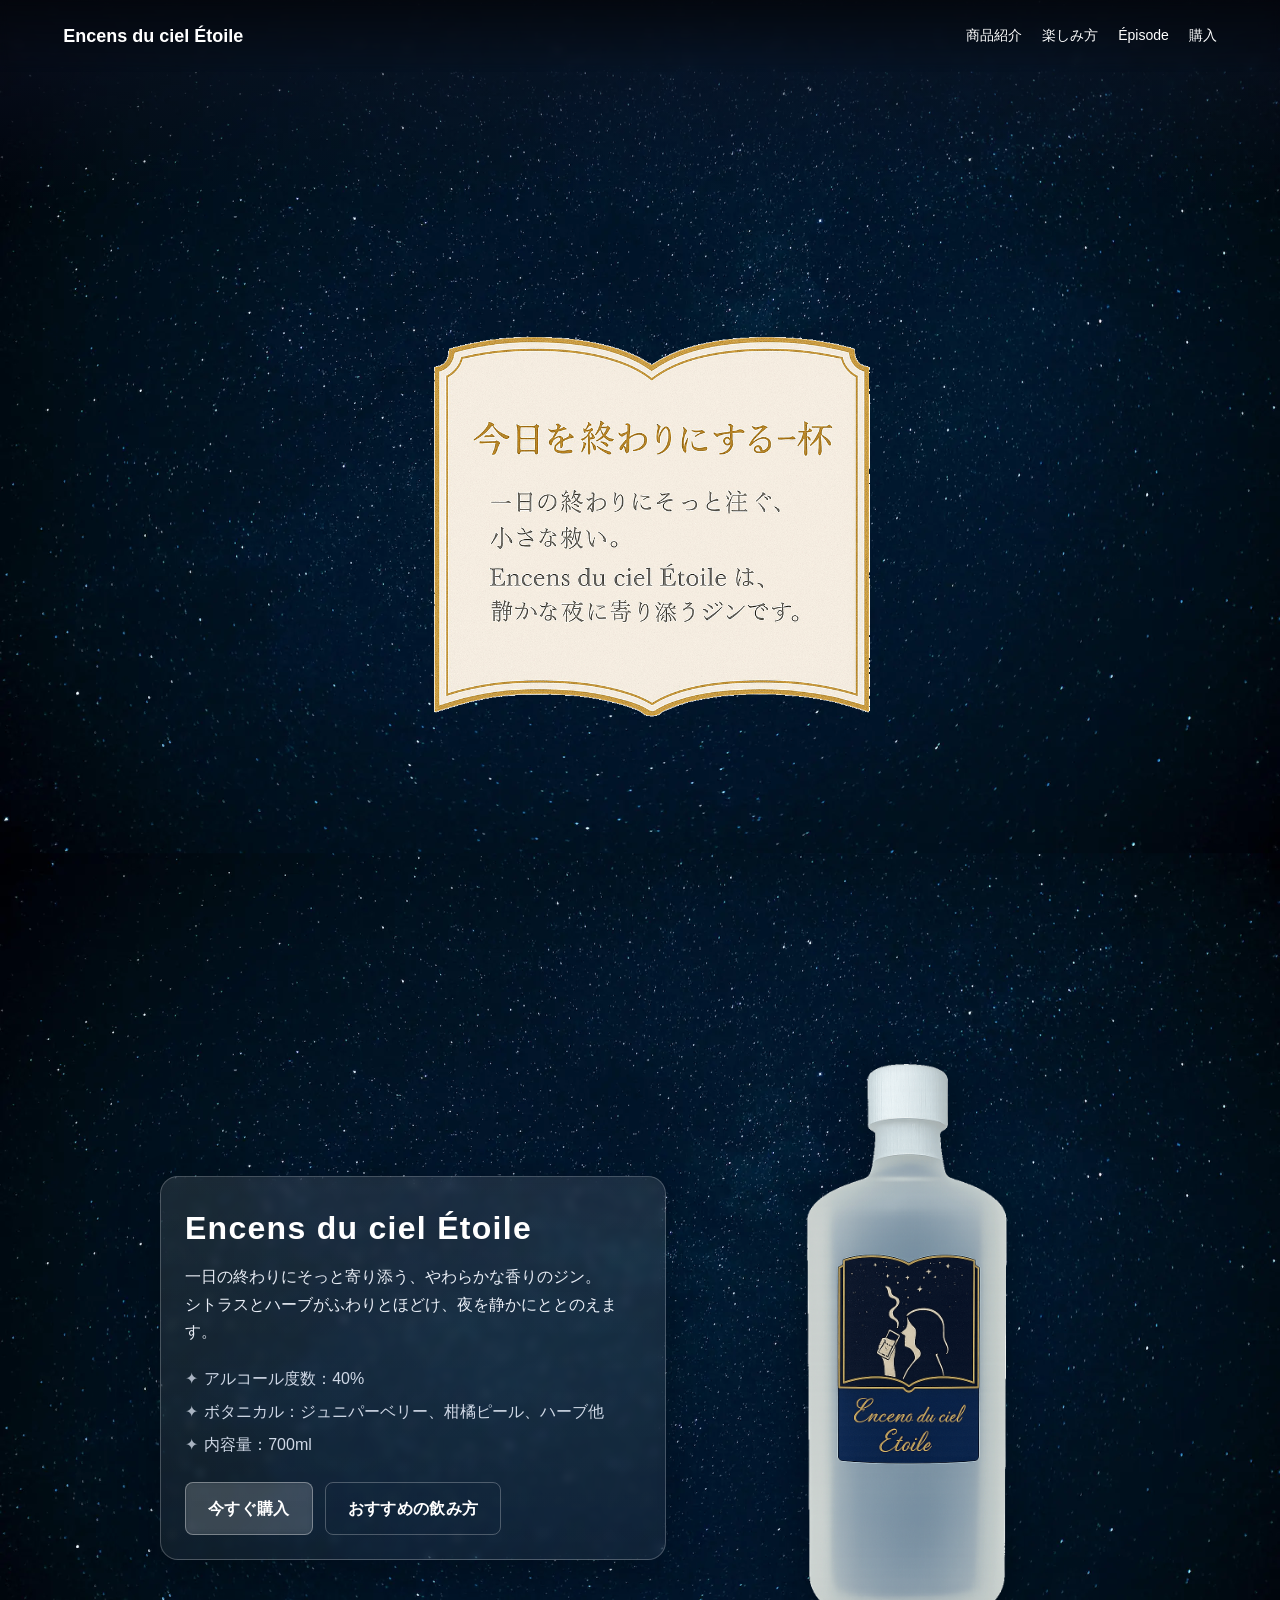
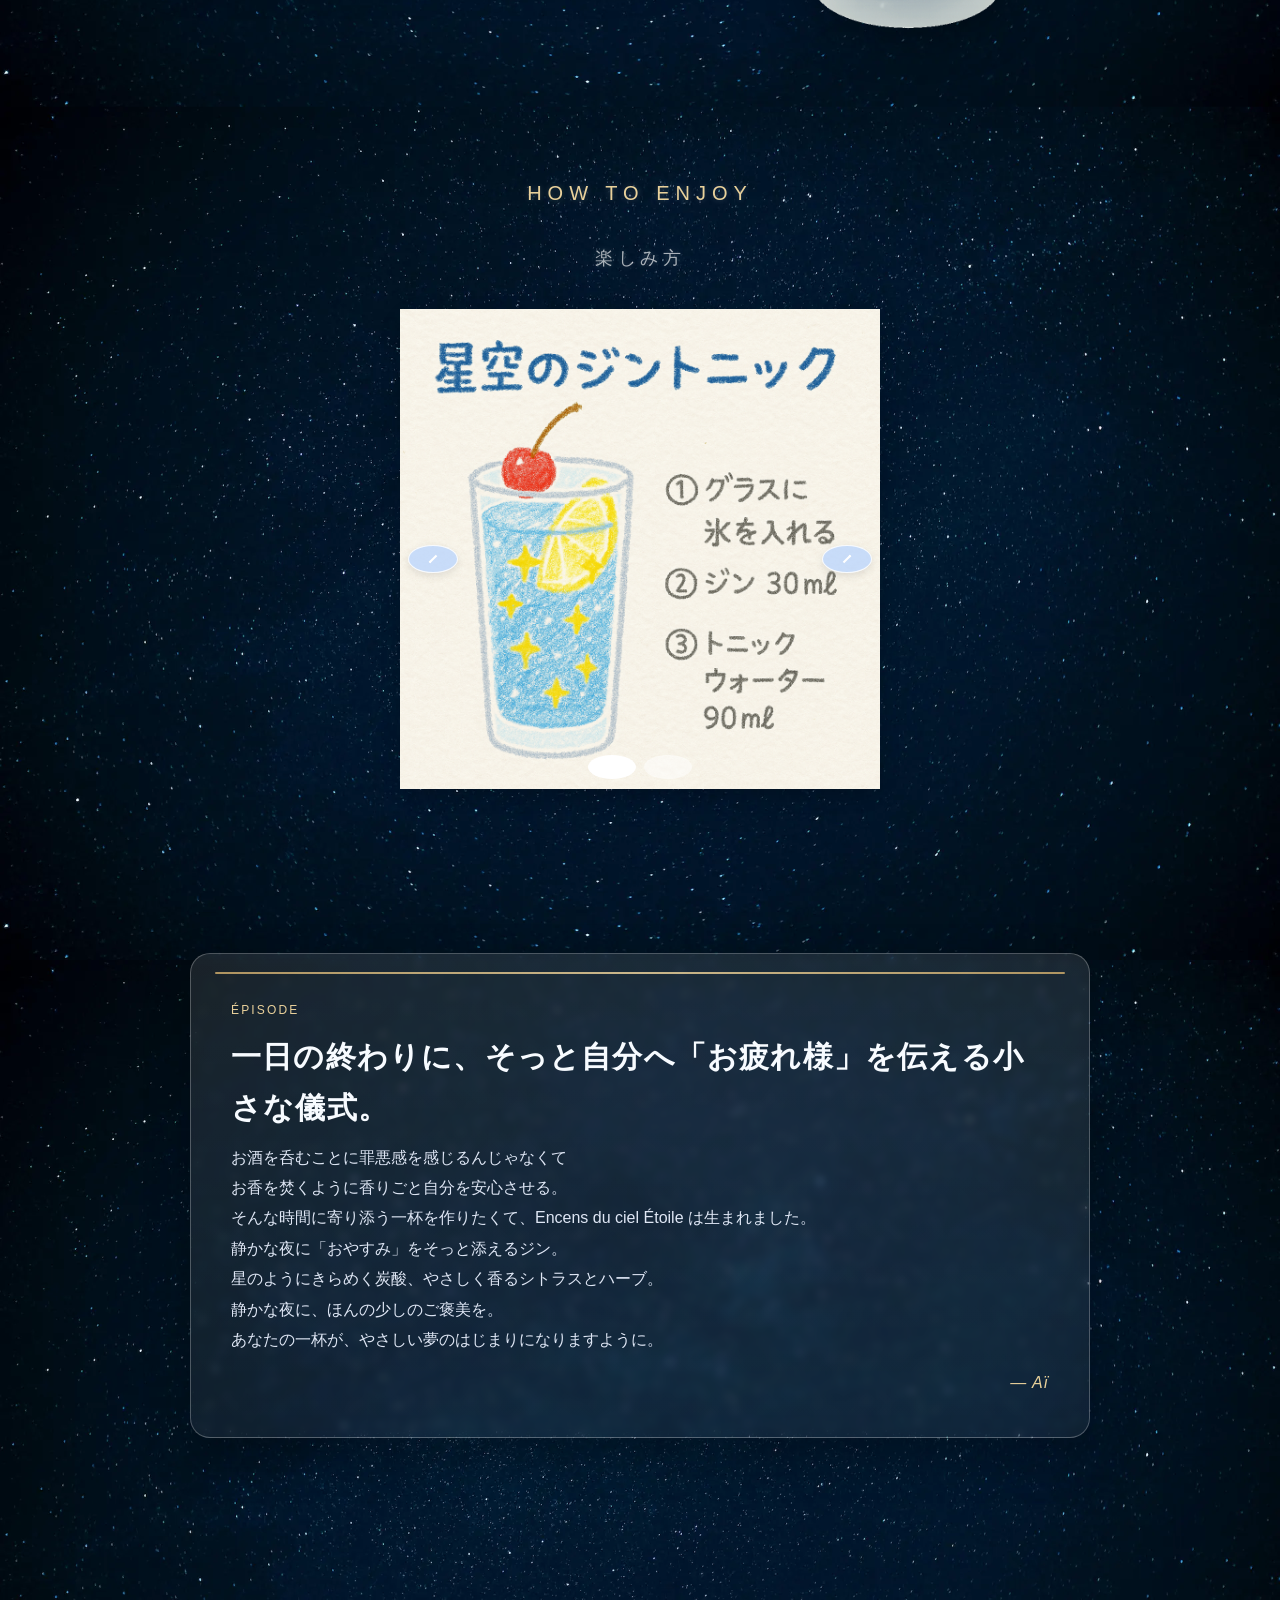
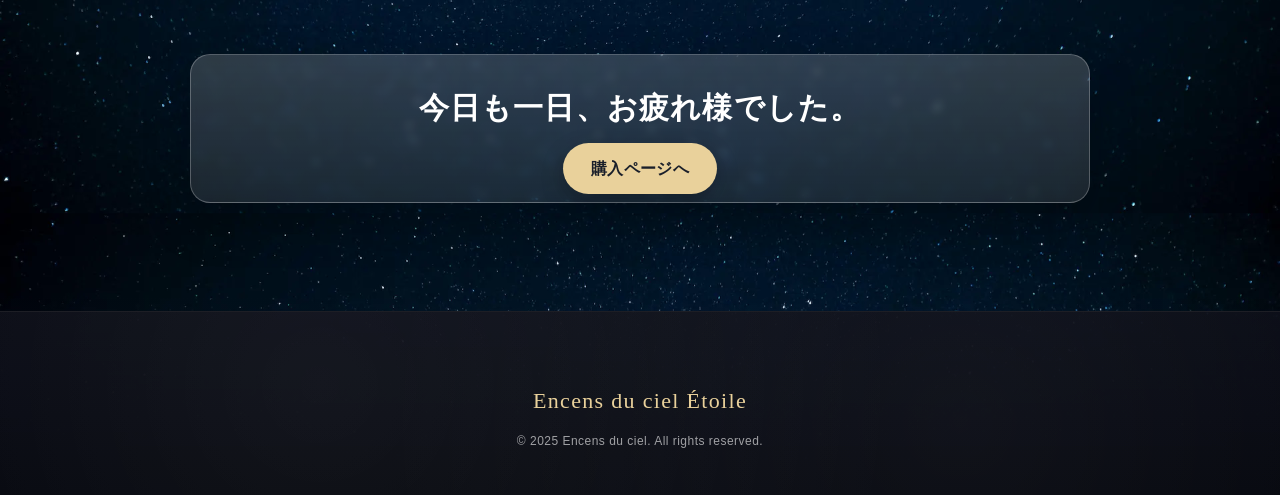
<file: index.html>
<!doctype html>
<html lang="ja">
<head>
<meta charset="utf-8">
<meta name="viewport" content="width=device-width, initial-scale=1.0"> 
<title>Encens du ciel Étoile</title>
<link rel="stylesheet" href="css/style.css?v=10">
</head>

<body>
  <!-- 固定ヘッダー -->
  <header class="site-header">
    <div class="inner">
      <h1 class="logo">Encens du ciel Étoile</h1>
      <nav class="site-nav">
        <a href="#product">商品紹介</a>
        <a href="#recipes">楽しみ方</a>
        <a href="#episode">Épisode</a>
        <a href="#cta">購入</a>
      </nav>
      <button class="nav-toggle" aria-label="メニューを開く">
        <span></span>
        <span></span>
        <span></span>
      </button>
    </div>
  </header>

  <section class="hero">
    <div class="card-area">
      <img class="card-bg" src="images/cardtop.png" alt="カード背景">
    </div>
  </section>

  <section id="product" class="product">
    <div class="product__inner">
      <div class="product__copy">
        <h2 class="product__title">Encens du ciel Étoile</h2>
        <p class="product__lead">
          一日の終わりにそっと寄り添う、やわらかな香りのジン。<br>
          シトラスとハーブがふわりとほどけ、夜を静かにととのえます。
        </p>

        <ul class="product__points">
          <li>アルコール度数：40%</li>
          <li>ボタニカル：ジュニパーベリー、柑橘ピール、ハーブ他</li>
          <li>内容量：700ml</li>
        </ul>

        <div class="product__ctas">
          <a href="#cta" class="btn btn--primary">今すぐ購入</a>
          <a href="#recipes" class="btn btn--ghost">おすすめの飲み方</a>
        </div>
      </div>

      <div class="product__media">
        <img src="images/bottle.png" alt="Encens du ciel Étoile のボトル" class="product__bottle">
      </div>
    </div>
  </section>

  <section id="recipes" class="recipes">
    <h2 class="recipes__title"><span>HOW TO ENJOY</span><br>楽しみ方</h2>
    <div class="recipe-slider" aria-live="polite">
      <div class="slide is-active">
        <img src="images/hoshizora-tonic.png" alt="星空のジントニック">
      </div>
      <div class="slide">
        <img src="images/yumeyoi-soda.png" alt="夢酔ソーダ">
      </div>

      <button class="nav prev" aria-label="前へ">‹</button>
      <button class="nav next" aria-label="次へ">›</button>

      <div class="dots">
        <button data-index="0" class="is-active" aria-label="1枚目へ"></button>
        <button data-index="1" aria-label="2枚目へ"></button>
      </div>
    </div>
  </section>

  <section id="episode" class="episode">
    <div class="episode__inner">
      <p class="episode__eyebrow">Épisode</p>
      <h2 class="episode__title">一日の終わりに、そっと自分へ「お疲れ様」を伝える小さな儀式。</h2>
      <p class="episode__text">
        お酒を呑むことに罪悪感を感じるんじゃなくて<br>
        お香を焚くように香りごと自分を安心させる。<br>
        そんな時間に寄り添う一杯を作りたくて、Encens du ciel Étoile は生まれました。<br>
        静かな夜に「おやすみ」をそっと添えるジン。<br>
        星のようにきらめく炭酸、やさしく香るシトラスとハーブ。<br>
        静かな夜に、ほんの少しのご褒美を。<br>
        あなたの一杯が、やさしい夢のはじまりになりますように。
      </p>
      <div class="episode__signature">— Aï</div>
    </div>
  </section>

  <section id="cta" class="cta">
    <div class="cta__inner">
      <h2 class="cta__title">今日も一日、お疲れ様でした。</h2>
      <a href="#" class="btn btn--cta">購入ページへ</a>
    </div>
  </section>

  <footer class="site-footer">
    <div class="footer__inner">
      <p class="footer__brand">Encens du ciel Étoile</p>
      <p class="footer__copy">© 2025 Encens du ciel. All rights reserved.</p>
    </div>
  </footer>

  <script>
    (() => {
      const slider = document.querySelector('.recipe-slider');
      const slides = [...slider.querySelectorAll('.slide')];
      const dots   = [...slider.querySelectorAll('.dots button')];
      const prev   = slider.querySelector('.prev');
      const next   = slider.querySelector('.next');
      let i = 0, timer;

      function show(n){
        slides[i].classList.remove('is-active');
        dots[i].classList.remove('is-active');
        i = (n + slides.length) % slides.length;
        slides[i].classList.add('is-active');
        dots[i].classList.add('is-active');
      }

      function play(){
        stop();
        timer = setInterval(() => show(i+1), 5000);
      }
      function stop(){ if (timer) clearInterval(timer); }

      prev.addEventListener('click', () => { show(i-1); play(); });
      next.addEventListener('click', () => { show(i+1); play(); });
      dots.forEach((d, idx) => d.addEventListener('click', () => { show(idx); play(); }));

      slider.addEventListener('mouseenter', stop);
      slider.addEventListener('mouseleave', play);
      play();
    })();
  </script>

  <script>
    const navToggle = document.querySelector('.nav-toggle');
    const siteNav = document.querySelector('.site-nav');
    navToggle.addEventListener('click', () => {
      navToggle.classList.toggle('active');
      siteNav.classList.toggle('active');
    });
  </script>
</body>
</html>
</file>
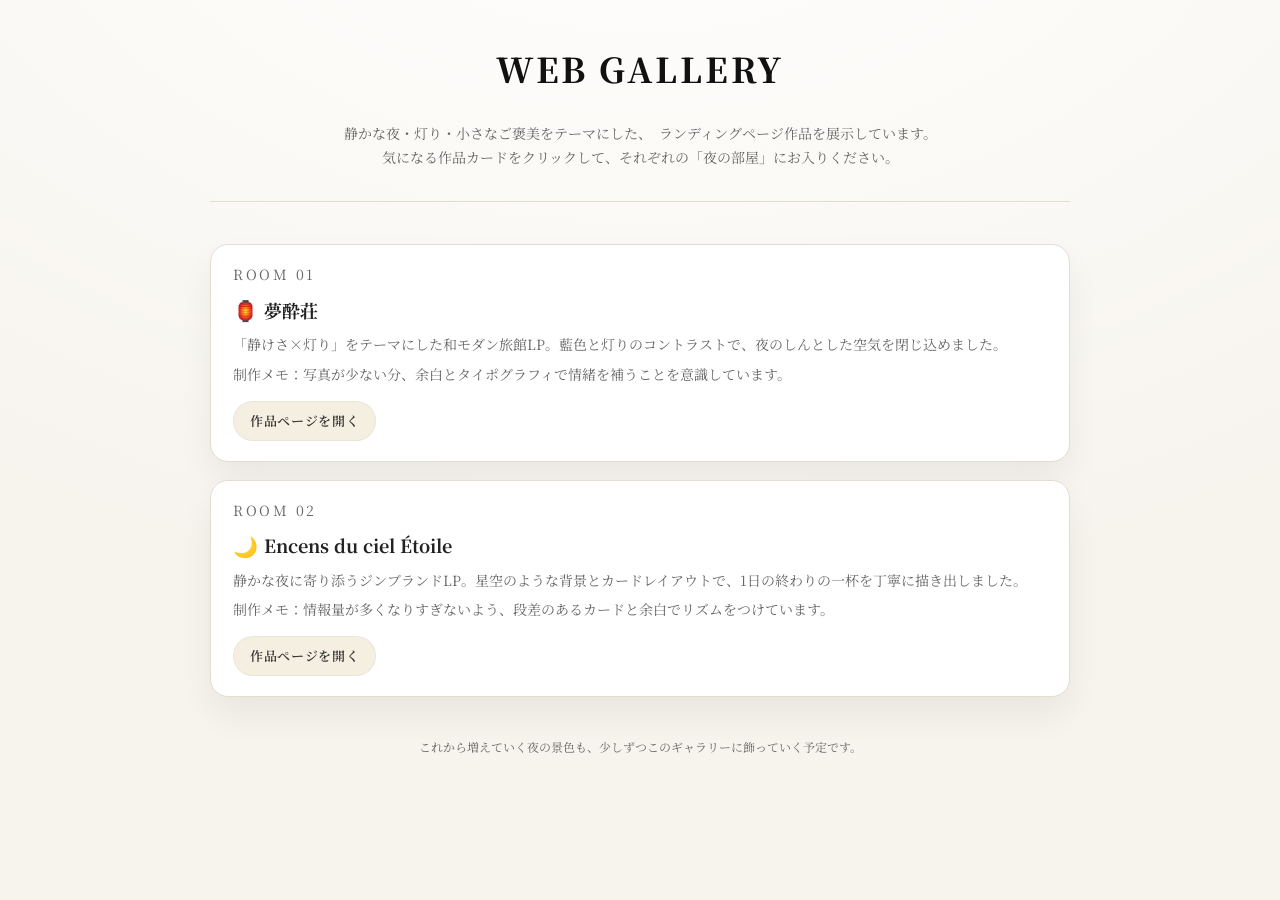
<file: portfolio/index.html>
<!DOCTYPE html>
<html lang="ja">
<head>
  <meta charset="utf-8" />
  <meta name="viewport" content="width=device-width, initial-scale=1" />
  <title>Webギャラリー | 夢酔荘 / Encens du ciel Étoile</title>

 <link href="https://fonts.googleapis.com/css2?family=Noto+Serif+JP:wght@400;600;700&display=swap" rel="stylesheet">



  <style>
    :root {
      --bg-main:#f7f4ee;      /* 壁みたいなやわらかい白 */
      --panel:#ffffff;        /* 作品カード */
      --border:#e3ddd0;       /* 額縁っぽい線 */
      --text-main:#333333;
      --text-muted:#666666;
      --accent:#c39a4a;       /* ほんのり金色（額縁の金具イメージ） */
    }

    * { box-sizing: border-box; }
    html, body { height: 100%; }

    body {
      margin: 0;
      font-family: "Noto Serif JP", "Hiragino Mincho ProN", "Yu Mincho", serif;  /* ✅ここがフォント指定 */
      background: radial-gradient(1200px 800px at 50% -200px, #ffffff, var(--bg-main));
      color: #222;
      font-size: 17px;
      line-height: 1.7;
    }

    .container {
      max-width: 900px;
      margin: 0 auto;
      padding: 40px 20px 72px;
    }

    h1 {
      color: #111;
      margin: 0;
      font-size: clamp(26px, 3vw, 34px);
      font-weight: 800;
      letter-spacing: 0.08em;
      text-align: center;
      text-transform: uppercase;
    }

    .sub {
      margin-top: 4px;
      font-size: 12px;
      text-align: center;
      letter-spacing: .3em;
      text-transform: uppercase;
      color: var(--text-muted);
    }

    .lead {
      margin: 24px auto 32px;
      max-width: 640px;
      text-align: center;
      font-size: 14px;
      color: var(--text-muted);
    }

    /* 展示室全体の枠 */
    .gallery {
      border-top: 1px solid var(--border);
      padding-top: 24px;
    }

    /* 作品カード（額縁イメージ） */
    .works {
      background: var(--panel);
      border: 1px solid var(--border);
      border-radius: 18px;
      padding: 18px 22px 20px;
      margin: 18px auto;
      box-shadow:
        0 18px 35px rgba(0,0,0,0.06),
        0 0 0 6px rgba(255,255,255,0.8) inset;
    }

    .room-label {
      font-size: 11px;
      letter-spacing: .18em;
      text-transform: uppercase;
      color: var(--text-muted);
      margin: 0 0 6px;
    }

    .works h2 {
      margin: 0 0 6px;
      font-size: 18px;
      display: flex;
      align-items: center;
      gap: 6px;
    }

    .works h2 span.icon {
      font-size: 20px;
    }

    .works p {
      margin: 0 0 6px;
      font-size: 14px;
      color: var(--text-muted);
    }

    .note {
      font-size: 12px;
      color: #888;
    }

    .works a {
      display: inline-block;
      margin-top: 8px;
      padding: 8px 16px;
      border-radius: 999px;
      text-decoration: none;
      font-size: 13px;
      font-weight: 600;
      letter-spacing: .05em;
      color: var(--text-main);
      background: #f5efe1;
      border: 1px solid rgba(0,0,0,0.04);
      transition: transform .12s ease, box-shadow .12s ease, background .12s ease;
    }

    .works a:hover {
      transform: translateY(-1px);
      background: #f1e6cf;
      box-shadow: 0 6px 18px rgba(0,0,0,0.12);
    }

    .footer-note {
      margin-top: 40px;
      font-size: 12px;
      text-align: center;
      color: var(--text-muted);
    }

    @media (max-width: 520px) {
      .container { padding: 28px 16px 60px; }
      .works { padding: 16px 16px 18px; }
    }
  </style>
</head>

<body>
  <main class="container">
    <h1>WEB GALLERY</h1>
    <p class="sub"></p>

    <p class="lead">
      静かな夜・灯り・小さなご褒美をテーマにした、　ランディングページ作品を展示しています。<br>
      気になる作品カードをクリックして、それぞれの「夜の部屋」にお入りください。
    </p>

    <section class="gallery">
      <!-- Room 01: 夢酔荘 -->
      <section class="works">
        <p class="room-label">ROOM 01</p>
        <h2><span class="icon">🏮</span>夢酔荘</h2>
        <p>「静けさ×灯り」をテーマにした和モダン旅館LP。藍色と灯りのコントラストで、夜のしんとした空気を閉じ込めました。</p>
        <p class="note">制作メモ：写真が少ない分、余白とタイポグラフィで情緒を補うことを意識しています。</p>
        <a href="https://ai-3-ai3.github.io/yumesuisou/" target="_blank" rel="noopener">作品ページを開く</a>
      </section>

      <!-- Room 02: Encens du ciel Étoile -->
      <section class="works">
        <p class="room-label">ROOM 02</p>
        <h2><span class="icon">🌙</span>Encens du ciel Étoile</h2>
        <p>静かな夜に寄り添うジンブランドLP。星空のような背景とカードレイアウトで、1日の終わりの一杯を丁寧に描き出しました。</p>
        <p class="note">制作メモ：情報量が多くなりすぎないよう、段差のあるカードと余白でリズムをつけています。</p>
        <a href="https://ai-3-ai3.github.io/encens-du-ciel-etoile/" target="_blank" rel="noopener">作品ページを開く</a>
      </section>
    </section>

    <p class="footer-note">
      これから増えていく夜の景色も、少しずつこのギャラリーに飾っていく予定です。
    </p>
  </main>
</body>
</html>
</file>
<file: css/style.css>
@charset "utf-8";
/* CSS Document */
/* ぜんぶの要素の余白リセット＆レイアウト安定 */
* { box-sizing: border-box; }
html, body { margin: 0; padding: 0; }

/* 文字と全体の基本 */
/* body の背景だけ置き換え */
body {
  font-family: "Hiragino Kaku Gothic ProN", "Yu Gothic", Meiryo, sans-serif;
  line-height: 1.7;
  color: #fff;

  /* 星空の背景をループ */
  background: 
    linear-gradient(180deg, rgba(11,19,36,0.8), rgba(11,19,36,0) 200px),
    linear-gradient(0deg, rgba(11,19,36,0.8), rgba(11,19,36,0) 200px),
    #0b1324 url("../images/top.webp.webp") center top / 100% auto repeat-y;
  background-attachment: scroll;
}
 /* ヘッダーの高さを変数で管理 */
:root { --header-h: 72px; }

/* ===== ヘッダーとナビ（PC基準の完成版）===== */

/* 固定ヘッダー */
.site-header{
  position: fixed;
  top: 0; left: 0; right: 0;
  height: var(--header-h);
  z-index: 1000;
  display: flex;
  align-items: center;
  background: linear-gradient(to bottom, rgba(0,0,0,.55), rgba(0,0,0,0));
  backdrop-filter: blur(4px);
  color: #fff;
}

/* ヘッダーの中身を左右に並べる */
.site-header .inner{
  width: min(1200px, 92vw);
  margin: 0 auto;
  display: flex;
  align-items: center;
  justify-content: space-between;
  padding: 0 12px;
  position: relative; /* ハンバーガーのabsolute基準になる */
}

/* ロゴ */
.site-header .logo{
  font-size: 18px;
  margin: 0;
  color:#fff;
}

/* ←ここ新しく増えるやつ。PCのときナビを横並びにする役 */
.site-nav{
  display: flex;
  align-items: center;
}

/* ナビ内のリンク */
.site-header .site-nav a{
  color: #fff;
  text-decoration: none;
  margin-left: 20px;
  font-size: 14px;
}
.site-header .site-nav a:hover{
  opacity: .8;
}

/* ハンバーガー本体 */
.nav-toggle {
  display: none; /* PCでは非表示、スマホでは@mediaでdisplay:flexにしてるのでOK */
  flex-direction: column;
  justify-content: center;      /* 真ん中寄せ */
  align-items: center;
  width: 28px;
  height: 28px;                 /* ちょっと正方形にすると押しやすい＆回転きれい */
  background: transparent;
  border: none;
  padding: 0;
  cursor: pointer;
  z-index: 3000;
}

/* 3本線 */
.nav-toggle span {
  display: block;
  width: 28px;
  height: 3px;
  background: #fff;
  border-radius: 2px;
  box-shadow: 0 0 4px rgba(0,0,0,.8);
  transition: transform .3s ease, opacity .3s ease;
  transform-origin: center center;
  position: relative;
}

/* 3本を上下に並べる（縦の位置だけズラす） */
.nav-toggle span:nth-child(1) { transform: translateY(-7px); }
.nav-toggle span:nth-child(2) { transform: translateY(0);    }
.nav-toggle span:nth-child(3) { transform: translateY(7px);  }

/* active：Xの形に */
.nav-toggle.active span:nth-child(1) {
  transform: rotate(45deg) translateY(0);
}
.nav-toggle.active span:nth-child(2) {
  opacity: 0;
}
.nav-toggle.active span:nth-child(3) {
  transform: rotate(-45deg) translateY(0);
}

/* ヘッダーの分だけ本文を下げる（かぶり防止） */
body{
  padding-top: var(--header-h);
}

/* スムーススクロール（お好み） */
html{ scroll-behavior: smooth; }

.hero{
  display:flex;
  justify-content:center;/*横中央*/
  align-items:center; /*縦中央*/
  min-height: 100vh; /* 画面いっぱいの高さ */
  padding:0;
}

.card-area {
  position: relative;
  width: min(90vw, 900px);   /* 横幅は今のままでOK */
  max-height: 85vh;          /* 画面の85%までに制限（これ追加） */
  display: flex;
  justify-content: center;
  align-items: center;
}

.card-bg {
  width: 100%;
  height: auto;
  max-height: 100vh;          /* ←これで縦の制限をかける */
  display: block;
  object-fit: contain;       /* 比率を保って全体を収める */
}

/* ===== Product ===== */
#product { position: relative; }  /* 瓶の基準にする */

.product{
  padding: clamp(40px, 6vh, 120px) 16px;
}

/* 2カラムのレイアウトを安定させる */
.product__inner{
  width: min(1100px, 92vw);
  margin: 0 auto;
  display: grid;
  grid-template-columns: minmax(420px, 1.1fr) minmax(360px, 0.9fr);
  column-gap: clamp(20px, 4vw, 40px);
  align-items: flex-start; /* ← カードと瓶の「肩」を上でそろえる基本 */
}

/* === Product: ガラスカード（テキスト側） === */
.product__copy {
  max-width: 520px; /* 横幅をある程度そろえることで改行を安定させる */
  padding: 24px;
  color: #f7fbff;
  background: linear-gradient(180deg, rgba(255,255,255,.10), rgba(255,255,255,.06));
  border: 1px solid rgba(255,255,255,.22);
  border-radius: 18px;
  backdrop-filter: blur(6px);
  box-shadow: 0 16px 40px rgba(0,0,0,.28);

  /* ← カードの上下位置の微調整（瓶と肩を合わせたいとき） */
  position: relative;
  top: 0px;  /* -40pxでちょい持ち上げる。左右のPCで様子見して調整してOK */
}

/* 瓶側カラム */
.product__media{
  display: flex;
  align-items: flex-start;     /* 瓶の“肩”をカードの上と合わせたいから上揃え */
  justify-content: flex-start; /* 左寄せ */
}

/* ボトル画像本体 */
.product__bottle{
  height: clamp(420px, 50vw, 750px); /* ← デスクトップでも小さくなりすぎないように上限大きめ */
  width: auto;
  margin: 0;
  filter: drop-shadow(0 10px 22px rgba(0,0,0,.35));
  pointer-events: none;
  transform: translateX(-8px); /* ちょい左に寄せたいなら残す。気にならなければ0でもOK */
  position: relative;
  top: 0; /* ← -150pxは消す。ズレの原因になるから一回リセット */
}

/* タイトル・本文・箇条書き */
.product__title{
  margin: 0 0 8px;
  font-size: clamp(22px, 3vw, 32px);
  letter-spacing: .04em;
  color: #fff;
}

.product__lead{
  margin: 0 0 20px;
  color: #e9eef6;
}

.product__points{
  list-style: none;
  padding: 0;
  margin: 0 0 24px;
  color: #cfd8e6;
}

.product__points li{
  position: relative;
  padding-left: 1.2em;
  margin: .35em 0;
}

.product__points li::before{
  content: "✦";
  position: absolute;
  left: 0;
  top: 0;
  opacity: .8;
}

/* CTAボタン行：PCは横並び、スマホはあとで縦並びに切り替え */
.product__ctas{
  display: flex;
  gap: 12px;
  align-items: center;
  flex-wrap: nowrap; /* PCでは折り返さない */
  margin-top: 10px;
}

.product__ctas .btn{
  flex: 0 0 auto;
  margin: 0;
}

/* === Buttons === */
.product .btn,
.product .btn:link,
.product .btn:visited{
  display:inline-block;
  text-decoration:none;
  padding: 12px 22px;
  border-radius: 8px;
  font-weight: 600;
  letter-spacing:.02em;
  color:#fff;
  transition: transform .12s ease, opacity .12s ease;
}

.product .btn:hover{
  transform: translateY(-1px);
  opacity:.95;
}

.product .btn--primary{
  background: rgba(255,255,255,.12);
  border: 1px solid rgba(255,255,255,.35);
  backdrop-filter: blur(3px);
  color:#fff;
}

.product .btn--ghost{
  border:1px solid rgba(255,255,255,.25);
  color:#fff;
}

/* スライド */
.recipe-slider .slide{
  position: absolute;
  inset: 0;
  opacity: 0;
  transition: opacity .6s ease;
  pointer-events: none;
  background: rgba(0,0,0,.02);
}
.recipe-slider .slide.is-active{
  opacity: 1;
  pointer-events: auto;
}
.recipe-slider img{
  width: 100%;
  height: 100%;
  object-fit: cover;   /* 全面にフィット（余白が出るなら contain に） */
}
/* ドット */
.recipe-slider .dots{
  position: absolute; left: 50%; bottom: 10px;
  transform: translateX(-50%);
  display: flex; gap: 8px;
}
.recipe-slider .dots button{
  width: 10px; height: 10px; border-radius: 50%;
  border: 0; background: rgba(255,255,255,.5); cursor: pointer;
}
.recipe-slider .dots button.is-active{ background: #fff; }

/* セクションの並び */
section {
  padding: 56px 16px;
  /*border-bottom: 1px dashed #e5e5e5;  /* ワイヤー感を出すための点線 */
  
}
section h2 {
  max-width: 960px;
  margin: 0 auto 16px;
  font-size: 20px;
  letter-spacing: .04em;
}

/* 中身の幅をそろえる */
section > *:not(h2) {
  max-width: 960px;
  margin-left: auto;
  margin-right: auto;
}

.recipes__title{
  text-align:center;
  font-size:18px;
  letter-spacing:.25em;
  color:rgba(255,255,255,.65);
  font-weight:400;
  margin-bottom:36px;
  text-transform:uppercase;
  text-shadow: 0 0 6px rgba(255,255,255,.22);
}
.recipes__title span{
  display:block;
  font-size:20px;
  color:#e9d19b;
  letter-spacing:.3em;
  margin-bottom:2px;
}

.recipe-slider {
  position: relative;
  max-width: 480px;
  margin: 0 auto;
  aspect-ratio: 1 / 1;
  border-radius: 20px;
  /* overflow: hidden; ← これを削除またはコメントアウト！ */
  overflow: visible; /* 代わりにこちらを追加 */
  box-shadow: 0 6px 20px rgba(0,0,0,.2);
}

/* 丸いナビボタン（小さめ＆白矢印） */
.recipe-slider .nav {
  position: absolute;
  top: 52%;
  transform: translateY(-50%);
  width: 28px;  /* ← 小さく */
  height: 28px; /* ← 小さく */
  border-radius: 50%;
  border: 1.5px solid rgba(255, 255, 255, 0.85);
  background: rgba(180, 210, 255, 0.7); /* 淡い水色 */
  box-shadow: 0 3px 8px rgba(0, 0, 0, 0.1);
  display: flex;
  align-items: center;
  justify-content: center;
  z-index: 10;
  cursor: pointer;
  transition: transform .2s ease, box-shadow .2s ease, background .2s ease;
	color: transparent;        /* ← ボタン内のテキストを透明にする */
  font-size: 0;              /* ← テキスト幅を潰す */
  line-height: 0;
}

/* 矢印の形をCSSで白く描画（黒い文字を消す） */
.recipe-slider .nav::before {
  content: "";
  display: block;
  width: 8px;
  height: 8px;
  border-top: 2px solid #fff;   /* 白い矢印線 */
  border-right: 2px solid #fff; /* 白い矢印線 */
}

.recipe-slider .nav.prev::before {
  transform: rotate(-135deg); /* ← 左向き */
}
.recipe-slider .nav.next::before {
  transform: rotate(45deg); /* → 右向き */
}

/* ボタン位置 */
.recipe-slider .nav.prev { left: 8px; }
.recipe-slider .nav.next { right: 8px; }

/* hoverアニメーション */
.recipe-slider .nav:hover {
  background: rgba(200, 225, 255, 0.95);
  transform: translateY(-50%) scale(1.1);
  box-shadow: 0 4px 10px rgba(0, 0, 0, 0.15);
}
/* ===== Épisode ===== */
.episode{
  padding: clamp(72px, 12vh, 140px) 16px;
}
.episode__inner{
  width: min(900px, 92vw);
  margin: 0 auto;
  padding: clamp(28px, 4vw, 40px);
  color: #f7fbff;
  background: linear-gradient(180deg, rgba(255,255,255,.10), rgba(255,255,255,.06));
  border: 1px solid rgba(255,255,255,.25);
  border-radius: 20px;
  backdrop-filter: blur(6px);
  box-shadow: 0 18px 45px rgba(0,0,0,.25);
  position: relative;
}

/* 金色の細い飾りライン（上） */
.episode__inner::before{
  content:"";
  position:absolute; left:24px; right:24px; top:18px;
  height:2px;
  background: linear-gradient(90deg,#c9a86a,#e9d19b,#c9a86a);
  opacity:.85;
  border-radius:2px;
}

.episode__eyebrow{
  margin: 6px 0 10px;
  letter-spacing: .18em;
  font-size: 12px;
  color: #e9d19b;  /* ゴールド */
  text-transform: uppercase;
}
.episode__title{
  margin: 0 0 10px;
  font-size: clamp(22px,3.2vw,30px);
  letter-spacing: .04em;
}
.episode__text{
  margin: 0 0 14px;
  color: #dfe7f5;
  line-height: 1.9;
}
.episode__signature{
  margin-top: 10px;
  color: #e9d19b;
  font-style: italic;
  text-align: right;
  letter-spacing: .06em;
}
/* CTA ボタン（仮） */
button {
  display: inline-block;
  padding: 12px 24px;
  font-size: 16px;
  border: 1px solid #333;
  cursor: pointer;
  border-radius: 6px;
}
button:hover { opacity: .85; }

section { scroll-margin-top: var(--header-h); }

/* ===== CTA ===== */
#cta { scroll-margin-top: var(--header-h); } /* 見出しに被らない用 */
.cta{
  padding: clamp(72px, 12vh, 140px) 16px;
}
.cta__inner{
  width: min(900px, 92vw);
  margin: 0 auto;
  text-align: center;
  color: #f7fbff;
  background: linear-gradient(180deg, 
	  rgba(255,255,255,.18), 
	  rgba(255,255,255,.10));
  border: 1px solid rgba(255,255,255,.25);
  border-radius: 20px;
  backdrop-filter: blur(6px);
  box-shadow: 0 18px 45px rgba(0,0,0,.25);
}
.cta__title{
  margin: 27px 0 10px;
  font-size: clamp(22px,3.2vw,30px);
  letter-spacing: .04em;
  color:#fff;
}
.cta__text{
  margin: 0 24px 10px;
  color:#dfe7f5;
  line-height: 1.9;
}
.btn--cta{
  display:inline-block;
  padding: 12px 28px;
  border-radius: 999px;
  background: #e9d19b;      /* やわらかゴールド */
  color: #1a1f2a;
  text-decoration: none;
  font-weight: 700;
  letter-spacing: .02em;
  box-shadow: 0 8px 22px rgba(0,0,0,.25);
  transition: transform .15s ease, box-shadow .15s ease, opacity .15s ease;
	/*margin-top: 4px;    ボタンの上に余白 */
  margin-bottom: 8px; /* 下にも少し余白 */
}
.btn--cta:hover{
  transform: translateY(-1px);
  box-shadow: 0 12px 28px rgba(0,0,0,.32);
  opacity: .95;
}
/* ===== Footer（静かな夜の余韻）===== */
.site-footer {
  background: linear-gradient(180deg, rgba(8,10,20,0.95), rgba(3,5,12,1));
  text-align: center;
  padding: 48px 16px 32px;
  color: #dfe7f5;
  border-top: 1px solid rgba(255,255,255,.1);
  position: relative;
  overflow: hidden;
}

/* かすかな星のきらめき */
.site-footer::before {
  content: "";
  position: absolute;
  inset: 0;
  background: radial-gradient(circle at 25% 40%, rgba(255,255,255,.06), transparent 60%),
              radial-gradient(circle at 75% 60%, rgba(255,255,255,.05), transparent 60%);
  animation: footerStars 10s ease-in-out infinite alternate;
  z-index: 0;
}

@keyframes footerStars {
  from { opacity: .9; }
  to { opacity: .4; }
}

.footer__inner {
  position: relative;
  z-index: 2;
}

.footer__brand {
  font-family: 'Cinzel Decorative', serif; /* 英字ロゴっぽくしたいなら */
  font-size: clamp(18px, 2vw, 22px);
  color: #e9d19b; /* ゴールド */
  margin-bottom: 8px;
  letter-spacing: .06em;
}

.footer__copy {
  font-size: 12px;
  color: rgba(255,255,255,.6);
  letter-spacing: .04em;
}

/* === ガラスカード共通 === */
.episode__inner,
.cta__inner,
.product__copy {
  backdrop-filter: blur(4px);
  -webkit-backdrop-filter: blur(4px);
}


/* PC用（デフォルト） */
@media (min-width: 769px){
  .product__copy{ top: 150px; }
  .nav-toggle{ display: none !important; }  /* ← 念のため !important 付け */
}

/* ここからスマホ用 */
@media (max-width:768px){

  :root{ --header-h:60px; }

  .site-header .logo{ font-size:16px; }

  /* スマホではハンバーガーを出す */
  .nav-toggle{
    display: flex;            /* ← ここはOK（!importantは付けない） */
    position: absolute;
    top: 50%;
    right: 20px;
    width: 28px;
    height: 28px;
    z-index: 3000;
    transform: translateY(-50%);
  }

  /* ===== スマホ用ナビ ===== */
  .site-nav {
    position: fixed;
    top: var(--header-h);
    left: 0; right: 0;
    width: 100%;
    flex-direction: column;
    text-align: center;
    padding: 32px 24px;
    row-gap: 24px;
    z-index: 2500;

    /* 夜更けの黒グラデーション */
    background: linear-gradient(
      180deg,
      rgba(2, 4, 10, 0.95) 0%,
      rgba(8, 12, 20, 0.92) 30%,
      rgba(10, 15, 25, 0.88) 60%,
      rgba(11, 17, 28, 0.6) 85%,
      rgba(11, 17, 28, 0.2) 100%
    );
    backdrop-filter: blur(8px);

    /* 初期は非表示 */
    opacity: 0; visibility: hidden; pointer-events: none;
    transform: translateY(-10px);
    transition: opacity .6s ease, transform .6s ease, visibility .6s ease;
  }

  .site-nav.active {
    opacity: 1; visibility: visible; pointer-events: auto;
    transform: translateY(0);
  }

  .site-nav a {
    font-size: 18px; letter-spacing: .05em; color: #f7f7f7; text-decoration: none;
    transition: opacity .35s ease, transform .35s ease;
  }
  .site-nav a:hover { opacity: .7; transform: translateY(-2px); }

  /* ===== 他セクションのスマホ調整 ===== */
  .product__inner{ grid-template-columns: 1fr; row-gap: 28px; text-align: center; }
  .product__media{ justify-content: center; }
  .product__bottle{ height: clamp(340px, 70vw, 520px); transform: none; }
  .product__copy{ order:1; margin: 0 0 16px; top: 0 !important; }
  .product__media{ order:2; }
  .product__ctas{ flex-direction: column; gap: 10px; }

  .recipe-slider{ max-width: 92vw; }
  .recipe-slider .nav{ width: 24px; height: 24px; }
  .recipe-slider .nav::before{ width: 6px; height: 6px; }

  .episode__inner{ padding: 22px; }
  .cta__inner{ padding: 24px; }
  .hero{ min-height: calc(100svh - var(--header-h)); }
  body{ background-attachment: scroll; }
  .btn, .btn--cta{ min-height: 44px; padding: 12px 22px; }
  #product, #recipes, #episode, #cta{ scroll-margin-top: var(--header-h); }
  .recipe-slider img{ object-fit: contain; }

  /* ===== ハンバーガー線のスタイル（スマホ内に閉じ込める） ===== */
  .nav-toggle {
    width: 32px;
    height: 32px;
    justify-content: center;
    align-items: center;
    background: transparent;
    border: 0;
    padding: 0;
    cursor: pointer;
    z-index: 3000;
  }
  .nav-toggle span{
    position: absolute; left: 50%; top: 50%;
    width: 26px; height: 2.5px; background: #fff; border-radius: 2px;
    box-shadow: 0 0 3px rgba(0,0,0,.6);
    transform-origin: center; transition: transform .25s ease, opacity .25s ease;
  }
  .nav-toggle span:nth-child(1){ transform: translate(-50%, calc(-50% - 7px)); }
  .nav-toggle span:nth-child(2){ transform: translate(-50%, -50%); }
  .nav-toggle span:nth-child(3){ transform: translate(-50%, calc(-50% + 7px)); }

  .nav-toggle.active span:nth-child(1){ transform: translate(-50%, -50%) rotate(45deg); }
  .nav-toggle.active span:nth-child(2){ opacity: 0; }
  .nav-toggle.active span:nth-child(3){ transform: translate(-50%, -50%) rotate(-45deg); }
}
/* ← ここで@media(max-width:768px) を閉じる（この下はPCにも効く） */
</file>
